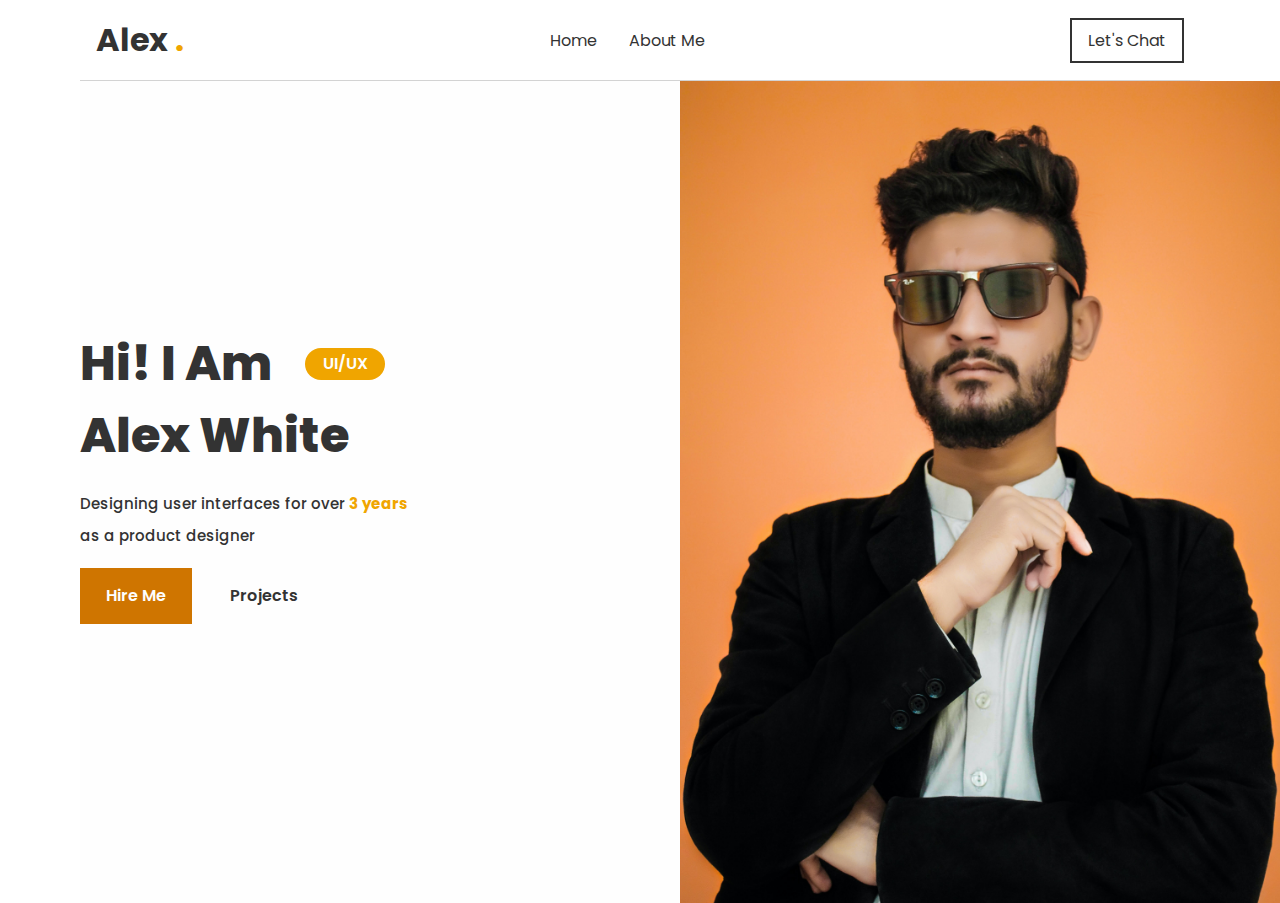
<file: index.html>
<!DOCTYPE html>
<html lang="en">
<head>
    <meta charset="UTF-8">
    <meta http-equiv="X-UA-Compatible" content="IE=edge">
    <meta name="viewport" content="width=device-width, initial-scale=1.0">
    <title>Alex White</title>
    <link rel="stylesheet" href="style.css">
    <link rel="stylesheet" href="https://unicons.iconscout.com/release/v4.0.0/css/line.css">
</head>
<body>
    
    <nav>
        <div class="logo-nav">
            <h1>Alex <span>.</span></h1>
        </div>
        <div class="left-nav">
            <ul>
                <li><a href="#">Home</a></li>
                <li><a href="about.html">About Me</a></li>
                
            </ul>
        </div>
        <div class="main-left">
            <a href="contact.html"><div class="button">Let's Chat</div></a>
        </div>
    </nav>
    <section class="main-content">
        <div class="main-content-left">
            <div class="main-content-h1">
            <div class="h1-main">
                <h1>Hi! I Am 
                </h1>
                <div class="heading-div">UI/UX</div>
            </div>
            <h1>Alex White</h1>
        </div>
        <div class="main-content-body">
        <p>Designing user interfaces for over <b> 3 years</b><br> as a product designer</p>
        <div class="main-body-btns">
        <div class="main-body-btn1">Hire Me</div>
        <div class="main-body-btn2">Projects</div>
        </div>
        <div class="socials">
            <i class="uil uil-facebook-f"></i>
            <i class="uil uil-snapchat-alt"></i>
            <i class="uil uil-instagram"></i>
            <i class="uil uil-twitter"></i>
    </div>
    </div>
        </div>
        <div class="main-content-right">
            
        </div>
    </section>
</body>
</html>
</file>
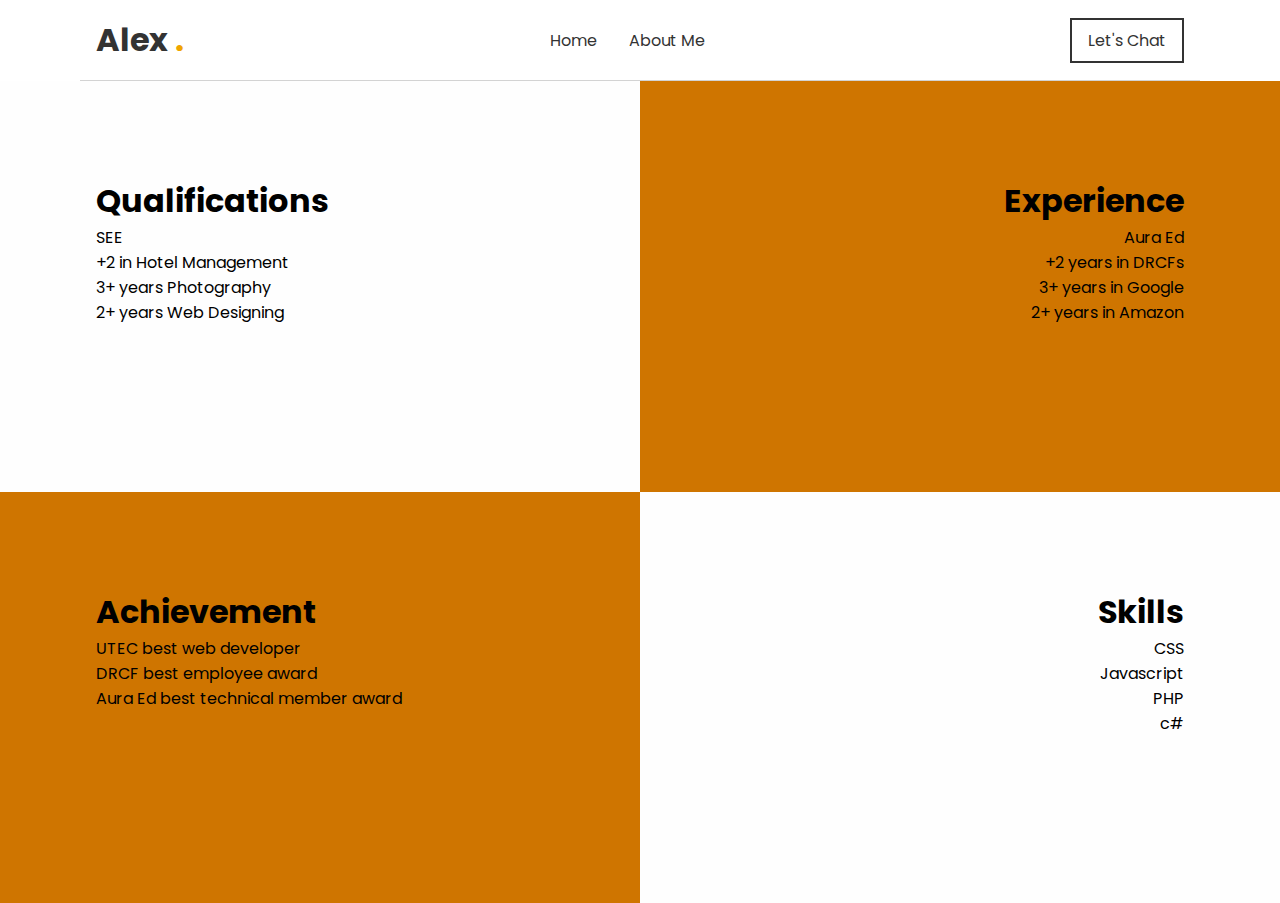
<file: about.html>
<!DOCTYPE html>
<html lang="en">
<head>
    <meta charset="UTF-8">
    <meta http-equiv="X-UA-Compatible" content="IE=edge">
    <meta name="viewport" content="width=device-width, initial-scale=1.0">
    <title>About Me || Alex White</title>
    <link rel="stylesheet" href="style.css">
</head>
<body>
    <nav>
        <div class="logo-nav">
            <h1>Alex <span>.</span></h1>
        </div>
        <div class="left-nav">
            <ul>
                <li><a href="index.html">Home</a></li>
                <li><a href="#">About Me</a></li>
                
            </ul>
        </div>
        <div class="main-left">
            <a href="contact.html"><div class="button">Let's Chat</div></a>
        </div>
    </nav>


    <section class="about-section">
        <div class="about-top">
            <div class="about-top-left">
                <h1>Qualifications</h1>
                <ul>
                    <li>SEE</li>
                    <li>+2 in Hotel Management</li>
                    <li>3+ years Photography</li>
                    <li>2+ years Web Designing</li>
                </ul>
            </div>
            <div class="about-top-right">
                <h1>Experience</h1>
                <ul>
                    <li>Aura Ed</li>
                    <li>+2 years in DRCFs</li>
                    <li>3+ years in Google</li>
                    <li>2+ years in Amazon</li>
                </ul>
            </div>
        </div>
        <div class="about-bottom">
            <div class="about-bottom-left">
                <h1>Achievement</h1>
                <ul>
                    <li>UTEC best web developer</li>
                    <li>DRCF best employee award</li>
                    <li>Aura Ed best technical member award</li>
                </ul>
            </div>
            <div class="about-bottom-right">
                <h1>Skills</h1>
                <ul>
                    <li>CSS</li>
                    <li>Javascript</li>
                    <li>PHP</li>
                    <li>c#</li>
                </ul>
            </div>
        </div>
        
    </section>
</body>
</html>
</file>
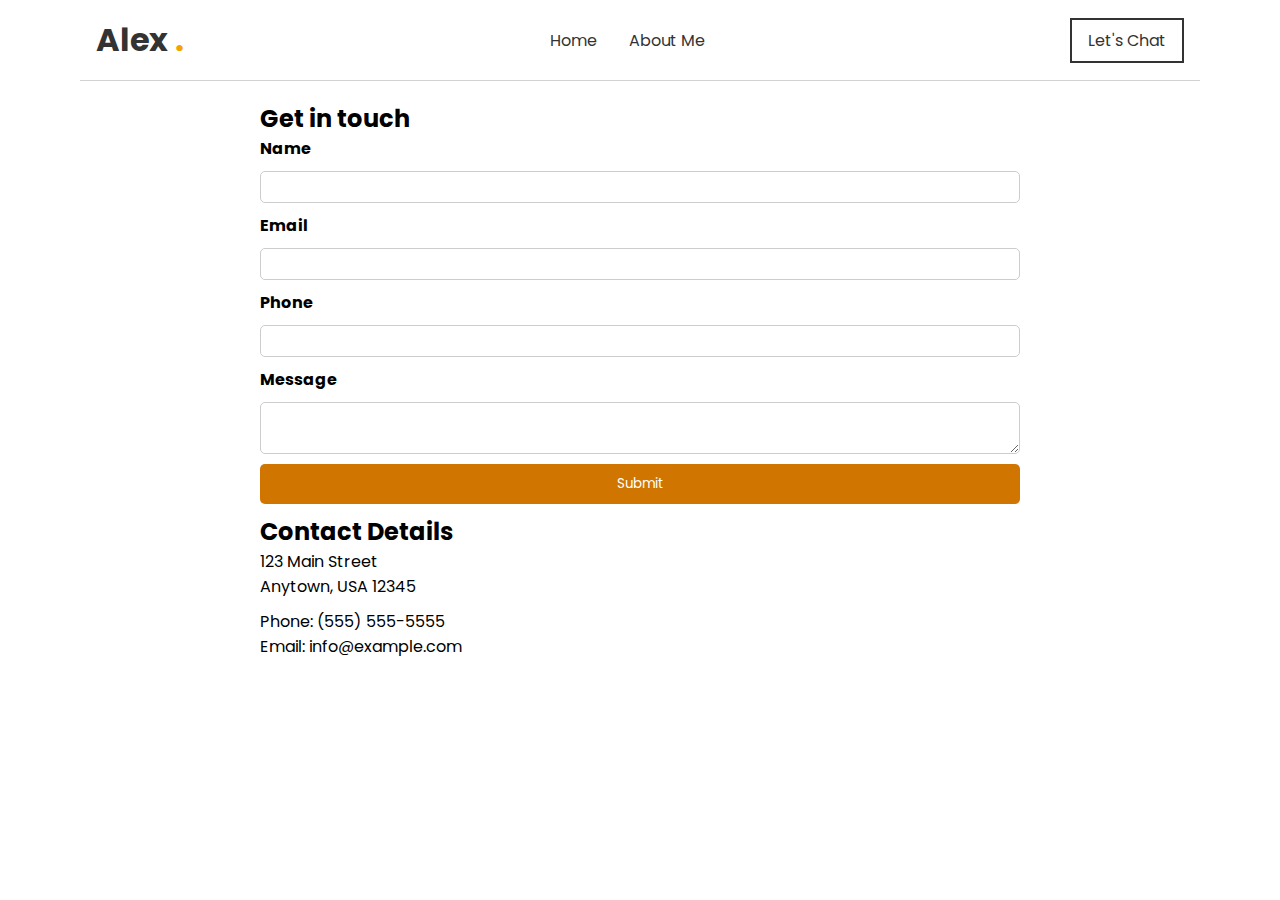
<file: contact.html>
<!DOCTYPE html>
<html lang="en">
<head>
    <meta charset="UTF-8">
    <meta http-equiv="X-UA-Compatible" content="IE=edge">
    <meta name="viewport" content="width=device-width, initial-scale=1.0">
    <title>Contact || Alex White</title>
    <link rel="stylesheet" href="style.css">

    <link rel="stylesheet" href="https://unicons.iconscout.com/release/v4.0.0/css/line.css">
</head>
<body>
    <nav>
        <div class="logo-nav">
            <h1>Alex <span>.</span></h1>
        </div>
        <div class="left-nav">
            <ul>
                <li><a href="index.html">Home</a></li>
                <li><a href="about.html">About Me</a></li>
                
            </ul>
        </div>
        <div class="main-left">
            <a href="#"><div class="button">Let's Chat</div></a>
        </div>
    </nav>

      <main>
        <section class="contact-form">
          <h2>Get in touch</h2>
          <form>
            <label for="name">Name</label>
            <input type="text" id="name" name="name" required>
    
            <label for="email">Email</label>
            <input type="email" id="email" name="email" required>
    
            <label for="phone">Phone</label>
            <input type="tel" id="phone" name="phone">
    
            <label for="message">Message</label>
            <textarea id="message" name="message" required></textarea>
    
            <input type="submit" value="Submit">
          </form>
        </section>
        
        <section class="contact-details">
          <h2>Contact Details</h2>
          <p>123 Main Street<br>
          Anytown, USA 12345</p>
          <p>Phone: (555) 555-5555<br>
          Email: info@example.com</p>
        </section>
      </main>
    
</body>
</html>
</file>
<file: style.css>
@import url('https://fonts.googleapis.com/css2?family=Poppins:wght@400;500;600;700;800;900&display=swap');

*{
    margin: 0;
    padding: 0;
    box-sizing: border-box;
    list-style: none;
    text-decoration: none;
    font-family: 'Poppins', sans-serif;
}
nav{
    display: flex;
    justify-content: space-between;
    padding: 1rem;
    margin:0 5rem;
    color: #333;
    border-bottom: 1px solid lightgray;
}
.logo-nav{
    display: flex;
    align-items: center;
    justify-content: center;
}
.left-nav{
    display: flex;
    align-items: center;
    justify-content: center;

}
.left-nav ul{
    display: flex;
    gap: 2rem;

}
.left-nav ul li a{
    color: #333;
}
span{
    color: #F0A500;
}
.main-left{
    display: flex;
    align-items: center;
    justify-content: center;
}
.button{
    padding: 0.5rem 1rem;
    border: 2px solid #333;
    color: #333;
}
.main-content{
    display: flex;
    width: 100%;
    height: calc(100vh - 4.9rem);
}
.main-content-left{
    width: 50%;
    height: 100%;
    background-color: #fefefe;
    margin-left: 5rem;
    display: flex;
    justify-content: center;
    flex-direction: column;
}
.main-content-left h1{
    font-weight: 800;
    font-size: 3rem;

}
.main-content-right{
    width: 50%;
    height: 100%;
    background: url(main3.jpg) no-repeat;
    background-size: cover;
    
}
.main-content-h1{
    display: flex;
    flex-direction: column;
    color: #333;
}
.h1-main{
    display: flex;
    align-items: center;
    gap: 2rem;
}
.heading-div{
    width: 5rem;
    height: 2rem;
    background-color: #F0A500;
    display: flex;
    align-items: center;
    justify-content: center;
    font-weight: 600;
    color: #fefefe;
    border-radius: 20px;
}
.main-content-body p{
    font-size: 15px;
    font-weight: 500;
    color: #333;
    padding: 1rem 0;
    line-height: 2rem;
}
b{
    color: #F0A500;
}
.main-body-btns{
    display: flex;
    gap: 1rem;
}
.main-body-btn1{
    display: flex;
    align-items: center;
    justify-content: center;
    width: 7rem;
    height: 3.5rem;
    /* padding: 1rem 2rem; */
    background-color: #CF7500;
    font-weight: 600;
    color: #fefefe;
}
.main-body-btn2{
    display: flex;
    align-items: center;
    justify-content: center;
    width: 7rem;
    height: 3.5rem;
    /* padding: 1rem 2rem; */
    background-color: #fefefe;
    font-weight: 600;
    color: #333;
}
.socials{
    font-size: 2rem;
    display: flex;
    gap: 1rem;
    margin: 1rem 0;
    color: #F0A500;
}


.about-section{
    width: 100%;
    height: calc(100vh - 4.9rem);
}

.about-top{
    display: flex;
    width: 100%;
    height: 50%;
}

.about-bottom{
    display: flex;
    width: 100%;
    height: 50%;   
}

.about-top-left{
    width: 50%;
    height: 100%;
    background: #fefefe;
    padding: 6rem;
}

.about-top-right{
    width: 50%;
    height: 100%;
    background: #CF7500;
    padding: 6rem;
    text-align: right;
}

.about-bottom-left{
    width: 50%;
    height: 100%;
    background: #CF7500;
    padding: 6rem;
}
.about-bottom-right{
    width: 50%;
    height: 100%;
    background: #fefefe;
    padding: 6rem;
    text-align: right;
}


  
  main {
    max-width: 800px;
    margin: 0 auto;
    padding: 20px;
  }
  
  .contact-form label,
  .contact-form input,
  .contact-form textarea,
  .contact-form input[type="submit"] {
    display: block;
    width: 100%;
    margin-bottom: 10px;
  }
  
  .contact-form label {
    font-weight: bold;
  }
  
  .contact-form input,
  .contact-form textarea {
    padding: 5px;
    border-radius: 5px;
    border: 1px solid #ccc;
  }
  
  .contact-form input[type="submit"] {
    background-color: #CF7500;
    color: #fff;
    padding: 10px;
    border: none;
    border-radius: 5px;
    cursor: pointer;
  }
  
  .contact-details p {
    margin-bottom: 10px;
  }
</file>
